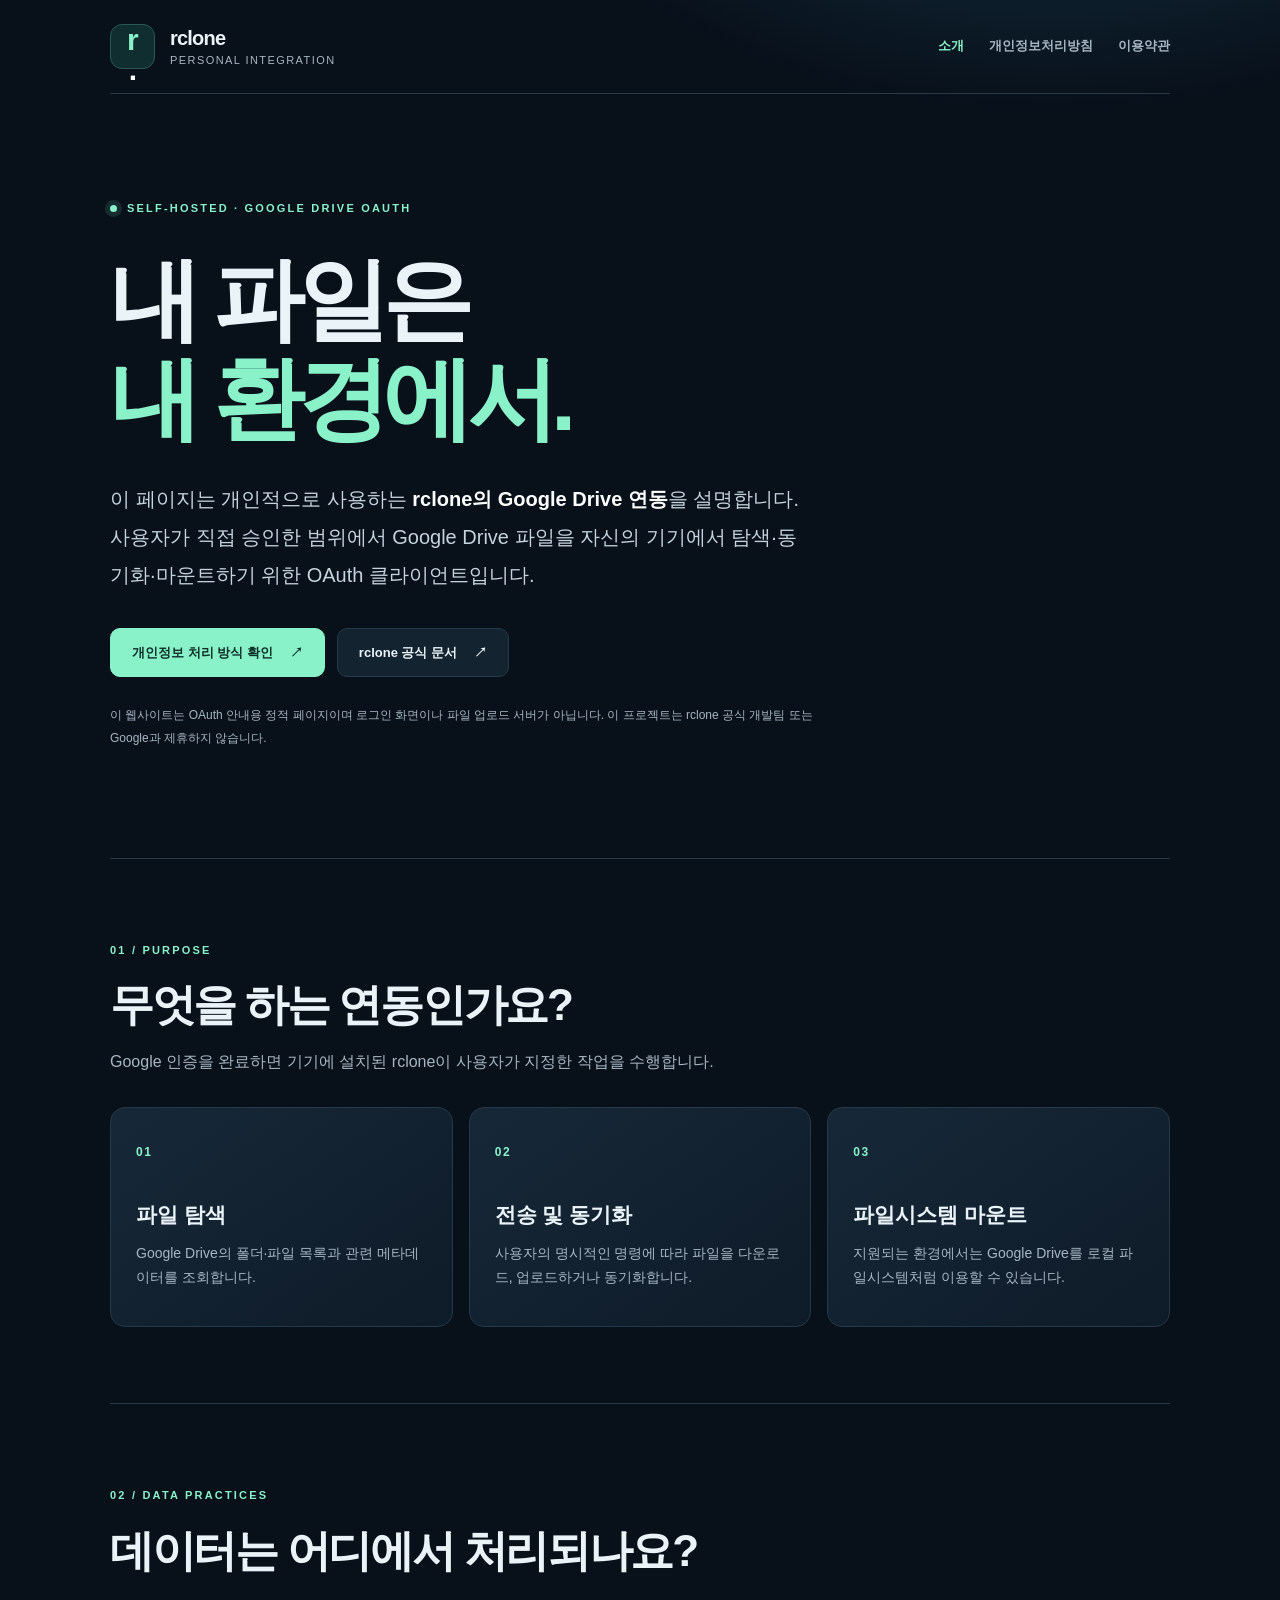
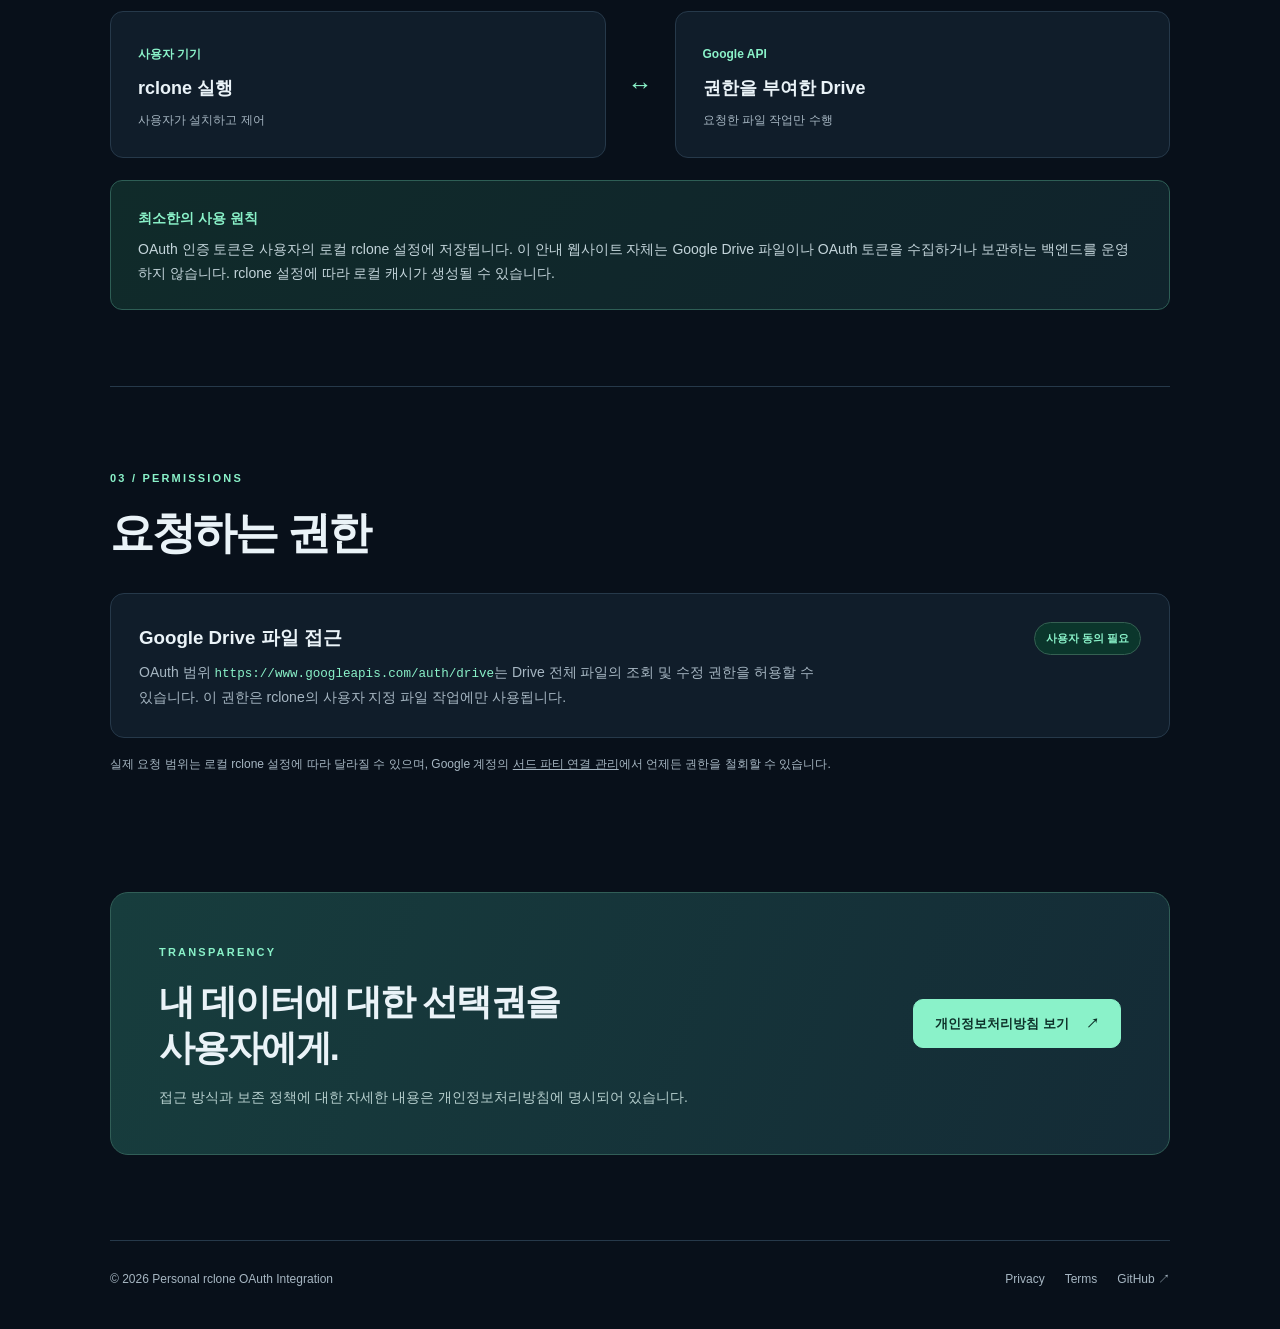
<file: index.html>
<!doctype html>
<html lang="ko">
<head>
  <meta charset="utf-8">
  <meta name="viewport" content="width=device-width, initial-scale=1">
  <meta name="color-scheme" content="dark light">
  <meta name="description" content="개인적으로 사용하는 rclone Google Drive OAuth 연결의 기능, 권한 및 개인정보 처리 안내.">
  <meta name="referrer" content="strict-origin-when-cross-origin">
  <title>rclone — Personal Google Drive Integration</title>
  <link rel="stylesheet" href="./style.css">
</head>
<body>
  <div class="site-shell">
    <header class="site-header">
      <a class="brand" href="./" aria-label="홈으로">
        <span class="brand-mark" aria-hidden="true">r<span class="brand-dot">.</span></span>
        <span>rclone <small>personal integration</small></span>
      </a>
      <nav aria-label="주 메뉴">
        <a class="active" aria-current="page" href="./">소개</a>
        <a href="./privacy.html">개인정보처리방침</a>
        <a href="./terms.html">이용약관</a>
      </nav>
    </header>

    <main>
      <section class="hero" aria-labelledby="hero-title">
        <div class="eyebrow"><span class="status-dot"></span> SELF-HOSTED · GOOGLE DRIVE OAUTH</div>
        <h1 id="hero-title">내 파일은<br><em>내 환경에서.</em></h1>
        <p class="lead">이 페이지는 개인적으로 사용하는 <strong>rclone의 Google Drive 연동</strong>을 설명합니다. 사용자가 직접 승인한 범위에서 Google Drive 파일을 자신의 기기에서 탐색·동기화·마운트하기 위한 OAuth 클라이언트입니다.</p>
        <div class="hero-actions">
          <a class="btn primary" href="./privacy.html">개인정보 처리 방식 확인 <span aria-hidden="true">↗</span></a>
          <a class="btn secondary" href="https://rclone.org/drive/" target="_blank" rel="noopener noreferrer">rclone 공식 문서 <span aria-hidden="true">↗</span></a>
        </div>
        <p class="subtle">이 웹사이트는 OAuth 안내용 정적 페이지이며 로그인 화면이나 파일 업로드 서버가 아닙니다. 이 프로젝트는 rclone 공식 개발팀 또는 Google과 제휴하지 않습니다.</p>
      </section>

      <section class="section" aria-labelledby="how-heading">
        <div class="section-heading">
          <span class="section-index">01 / PURPOSE</span>
          <h2 id="how-heading">무엇을 하는 연동인가요?</h2>
          <p>Google 인증을 완료하면 기기에 설치된 rclone이 사용자가 지정한 작업을 수행합니다.</p>
        </div>
        <div class="feature-grid">
          <article class="feature">
            <span class="feature-icon" aria-hidden="true">01</span>
            <h3>파일 탐색</h3>
            <p>Google Drive의 폴더·파일 목록과 관련 메타데이터를 조회합니다.</p>
          </article>
          <article class="feature">
            <span class="feature-icon" aria-hidden="true">02</span>
            <h3>전송 및 동기화</h3>
            <p>사용자의 명시적인 명령에 따라 파일을 다운로드, 업로드하거나 동기화합니다.</p>
          </article>
          <article class="feature">
            <span class="feature-icon" aria-hidden="true">03</span>
            <h3>파일시스템 마운트</h3>
            <p>지원되는 환경에서는 Google Drive를 로컬 파일시스템처럼 이용할 수 있습니다.</p>
          </article>
        </div>
      </section>

      <section class="section" aria-labelledby="data-heading">
        <div class="section-heading">
          <span class="section-index">02 / DATA PRACTICES</span>
          <h2 id="data-heading">데이터는 어디에서 처리되나요?</h2>
        </div>
        <div class="process">
          <div class="process-item"><span>사용자 기기</span><strong>rclone 실행</strong><small>사용자가 설치하고 제어</small></div>
          <div class="process-arrow" aria-hidden="true">↔</div>
          <div class="process-item"><span>Google API</span><strong>권한을 부여한 Drive</strong><small>요청한 파일 작업만 수행</small></div>
        </div>
        <div class="notice">
          <strong>최소한의 사용 원칙</strong>
          <p>OAuth 인증 토큰은 사용자의 로컬 rclone 설정에 저장됩니다. 이 안내 웹사이트 자체는 Google Drive 파일이나 OAuth 토큰을 수집하거나 보관하는 백엔드를 운영하지 않습니다. rclone 설정에 따라 로컬 캐시가 생성될 수 있습니다.</p>
        </div>
      </section>

      <section class="section" aria-labelledby="permission-heading">
        <div class="section-heading">
          <span class="section-index">03 / PERMISSIONS</span>
          <h2 id="permission-heading">요청하는 권한</h2>
        </div>
        <div class="permission-row">
          <div>
            <h3>Google Drive 파일 접근</h3>
            <p>OAuth 범위 <code>https://www.googleapis.com/auth/drive</code>는 Drive 전체 파일의 조회 및 수정 권한을 허용할 수 있습니다. 이 권한은 rclone의 사용자 지정 파일 작업에만 사용됩니다.</p>
          </div>
          <span class="tag">사용자 동의 필요</span>
        </div>
        <p class="fine-print">실제 요청 범위는 로컬 rclone 설정에 따라 달라질 수 있으며, Google 계정의 <a href="https://myaccount.google.com/permissions" target="_blank" rel="noopener noreferrer">서드 파티 연결 관리</a>에서 언제든 권한을 철회할 수 있습니다.</p>
      </section>

      <section class="end-panel">
        <div>
          <span class="section-index">TRANSPARENCY</span>
          <h2>내 데이터에 대한 선택권을<br>사용자에게.</h2>
          <p>접근 방식과 보존 정책에 대한 자세한 내용은 개인정보처리방침에 명시되어 있습니다.</p>
        </div>
        <a class="btn primary" href="./privacy.html">개인정보처리방침 보기 <span aria-hidden="true">↗</span></a>
      </section>
    </main>

    <footer class="site-footer">
      <span>© 2026 Personal rclone OAuth Integration</span>
      <div><a href="./privacy.html">Privacy</a><a href="./terms.html">Terms</a><a href="https://github.com/op06072/rclone-oauth-site" target="_blank" rel="noopener noreferrer">GitHub ↗</a></div>
    </footer>
  </div>
</body>
</html>
</file>
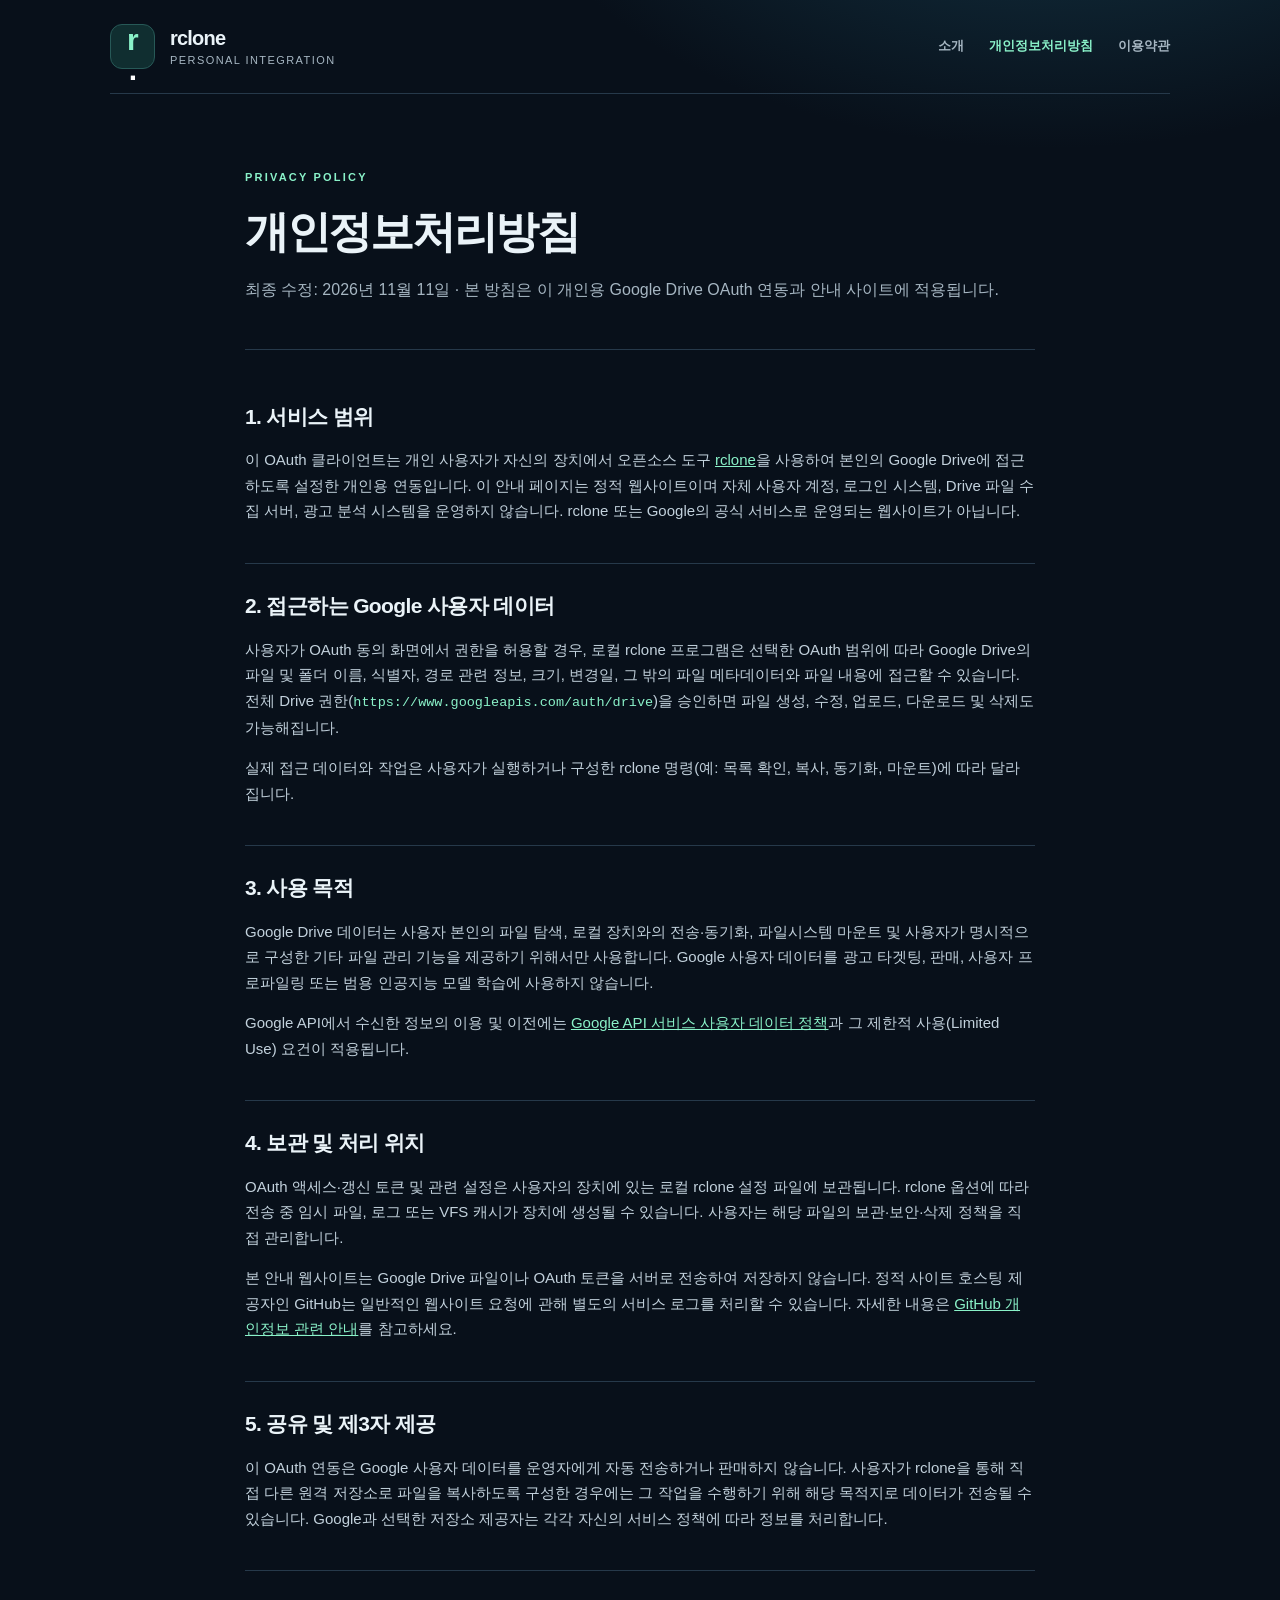
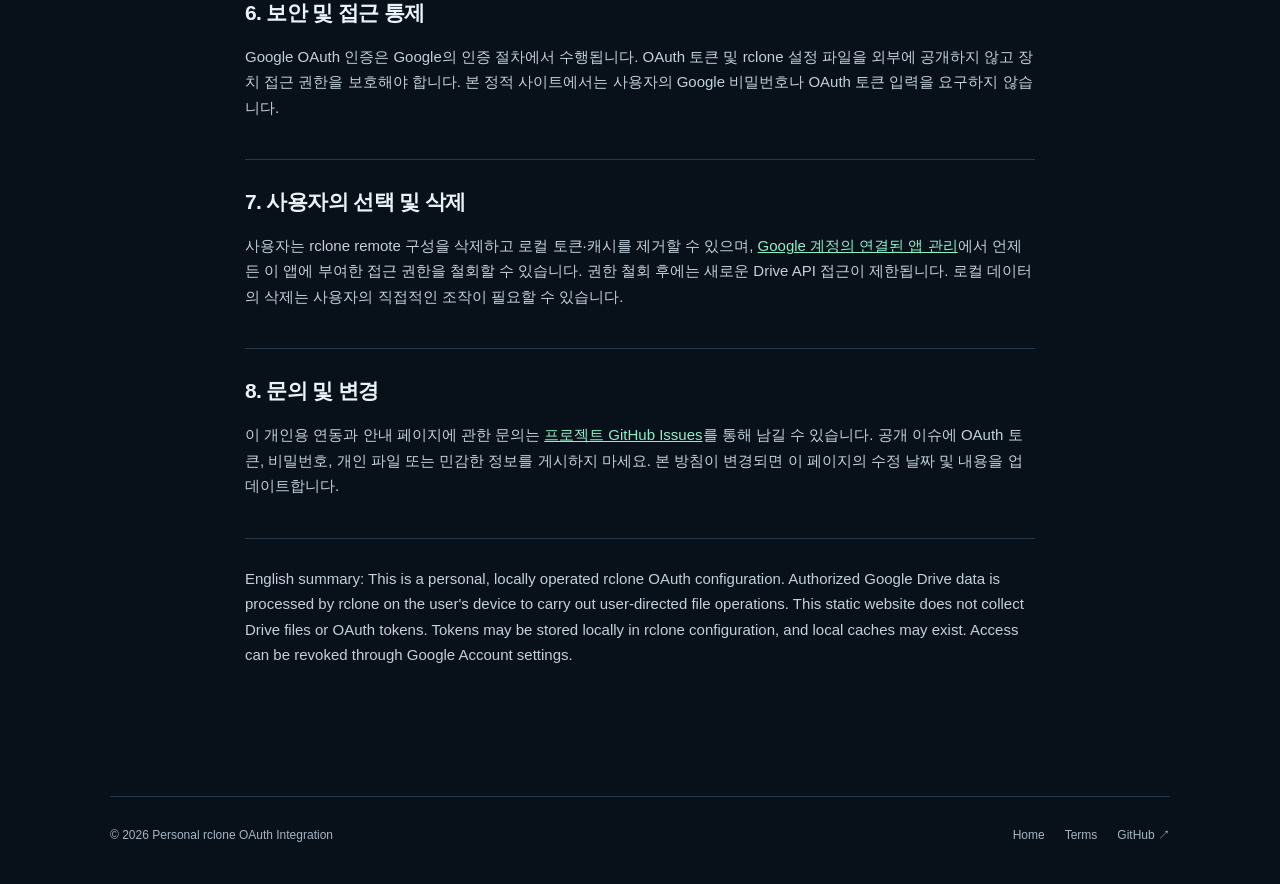
<file: privacy.html>
<!doctype html>
<html lang="ko">
<head>
  <meta charset="utf-8">
  <meta name="viewport" content="width=device-width, initial-scale=1">
  <meta name="color-scheme" content="dark light">
  <meta name="description" content="개인 rclone Google Drive OAuth 연동의 개인정보처리방침">
  <title>개인정보처리방침 | rclone Personal Integration</title>
  <link rel="stylesheet" href="./style.css">
</head>
<body>
<div class="site-shell">
  <header class="site-header">
    <a class="brand" href="./" aria-label="홈으로"><span class="brand-mark" aria-hidden="true">r<span class="brand-dot">.</span></span><span>rclone <small>personal integration</small></span></a>
    <nav aria-label="주 메뉴"><a href="./">소개</a><a class="active" aria-current="page" href="./privacy.html">개인정보처리방침</a><a href="./terms.html">이용약관</a></nav>
  </header>
  <main class="legal-page">
    <div class="legal-heading">
      <span class="section-index">PRIVACY POLICY</span>
      <h1>개인정보처리방침</h1>
      <p>최종 수정: 2026년 11월 11일 · 본 방침은 이 개인용 Google Drive OAuth 연동과 안내 사이트에 적용됩니다.</p>
    </div>
    <div class="legal-body">
      <section>
        <h2>1. 서비스 범위</h2>
        <p>이 OAuth 클라이언트는 개인 사용자가 자신의 장치에서 오픈소스 도구 <a href="https://rclone.org/" target="_blank" rel="noopener noreferrer">rclone</a>을 사용하여 본인의 Google Drive에 접근하도록 설정한 개인용 연동입니다. 이 안내 페이지는 정적 웹사이트이며 자체 사용자 계정, 로그인 시스템, Drive 파일 수집 서버, 광고 분석 시스템을 운영하지 않습니다. rclone 또는 Google의 공식 서비스로 운영되는 웹사이트가 아닙니다.</p>
      </section>
      <section>
        <h2>2. 접근하는 Google 사용자 데이터</h2>
        <p>사용자가 OAuth 동의 화면에서 권한을 허용할 경우, 로컬 rclone 프로그램은 선택한 OAuth 범위에 따라 Google Drive의 파일 및 폴더 이름, 식별자, 경로 관련 정보, 크기, 변경일, 그 밖의 파일 메타데이터와 파일 내용에 접근할 수 있습니다. 전체 Drive 권한(<code>https://www.googleapis.com/auth/drive</code>)을 승인하면 파일 생성, 수정, 업로드, 다운로드 및 삭제도 가능해집니다.</p>
        <p>실제 접근 데이터와 작업은 사용자가 실행하거나 구성한 rclone 명령(예: 목록 확인, 복사, 동기화, 마운트)에 따라 달라집니다.</p>
      </section>
      <section>
        <h2>3. 사용 목적</h2>
        <p>Google Drive 데이터는 사용자 본인의 파일 탐색, 로컬 장치와의 전송·동기화, 파일시스템 마운트 및 사용자가 명시적으로 구성한 기타 파일 관리 기능을 제공하기 위해서만 사용합니다. Google 사용자 데이터를 광고 타겟팅, 판매, 사용자 프로파일링 또는 범용 인공지능 모델 학습에 사용하지 않습니다.</p>
        <p>Google API에서 수신한 정보의 이용 및 이전에는 <a href="https://developers.google.com/terms/api-services-user-data-policy" target="_blank" rel="noopener noreferrer">Google API 서비스 사용자 데이터 정책</a>과 그 제한적 사용(Limited Use) 요건이 적용됩니다.</p>
      </section>
      <section>
        <h2>4. 보관 및 처리 위치</h2>
        <p>OAuth 액세스·갱신 토큰 및 관련 설정은 사용자의 장치에 있는 로컬 rclone 설정 파일에 보관됩니다. rclone 옵션에 따라 전송 중 임시 파일, 로그 또는 VFS 캐시가 장치에 생성될 수 있습니다. 사용자는 해당 파일의 보관·보안·삭제 정책을 직접 관리합니다.</p>
        <p>본 안내 웹사이트는 Google Drive 파일이나 OAuth 토큰을 서버로 전송하여 저장하지 않습니다. 정적 사이트 호스팅 제공자인 GitHub는 일반적인 웹사이트 요청에 관해 별도의 서비스 로그를 처리할 수 있습니다. 자세한 내용은 <a href="https://docs.github.com/en/site-policy/privacy-policies/github-general-privacy-statement" target="_blank" rel="noopener noreferrer">GitHub 개인정보 관련 안내</a>를 참고하세요.</p>
      </section>
      <section>
        <h2>5. 공유 및 제3자 제공</h2>
        <p>이 OAuth 연동은 Google 사용자 데이터를 운영자에게 자동 전송하거나 판매하지 않습니다. 사용자가 rclone을 통해 직접 다른 원격 저장소로 파일을 복사하도록 구성한 경우에는 그 작업을 수행하기 위해 해당 목적지로 데이터가 전송될 수 있습니다. Google과 선택한 저장소 제공자는 각각 자신의 서비스 정책에 따라 정보를 처리합니다.</p>
      </section>
      <section>
        <h2>6. 보안 및 접근 통제</h2>
        <p>Google OAuth 인증은 Google의 인증 절차에서 수행됩니다. OAuth 토큰 및 rclone 설정 파일을 외부에 공개하지 않고 장치 접근 권한을 보호해야 합니다. 본 정적 사이트에서는 사용자의 Google 비밀번호나 OAuth 토큰 입력을 요구하지 않습니다.</p>
      </section>
      <section>
        <h2>7. 사용자의 선택 및 삭제</h2>
        <p>사용자는 rclone remote 구성을 삭제하고 로컬 토큰·캐시를 제거할 수 있으며, <a href="https://myaccount.google.com/permissions" target="_blank" rel="noopener noreferrer">Google 계정의 연결된 앱 관리</a>에서 언제든 이 앱에 부여한 접근 권한을 철회할 수 있습니다. 권한 철회 후에는 새로운 Drive API 접근이 제한됩니다. 로컬 데이터의 삭제는 사용자의 직접적인 조작이 필요할 수 있습니다.</p>
      </section>
      <section>
        <h2>8. 문의 및 변경</h2>
        <p>이 개인용 연동과 안내 페이지에 관한 문의는 <a href="https://github.com/op06072/rclone-oauth-site/issues" target="_blank" rel="noopener noreferrer">프로젝트 GitHub Issues</a>를 통해 남길 수 있습니다. 공개 이슈에 OAuth 토큰, 비밀번호, 개인 파일 또는 민감한 정보를 게시하지 마세요. 본 방침이 변경되면 이 페이지의 수정 날짜 및 내용을 업데이트합니다.</p>
      </section>
      <p class="legal-footnote">English summary: This is a personal, locally operated rclone OAuth configuration. Authorized Google Drive data is processed by rclone on the user's device to carry out user-directed file operations. This static website does not collect Drive files or OAuth tokens. Tokens may be stored locally in rclone configuration, and local caches may exist. Access can be revoked through Google Account settings.</p>
    </div>
  </main>
  <footer class="site-footer"><span>© 2026 Personal rclone OAuth Integration</span><div><a href="./">Home</a><a href="./terms.html">Terms</a><a href="https://github.com/op06072/rclone-oauth-site" target="_blank" rel="noopener noreferrer">GitHub ↗</a></div></footer>
</div>
</body>
</html>
</file>
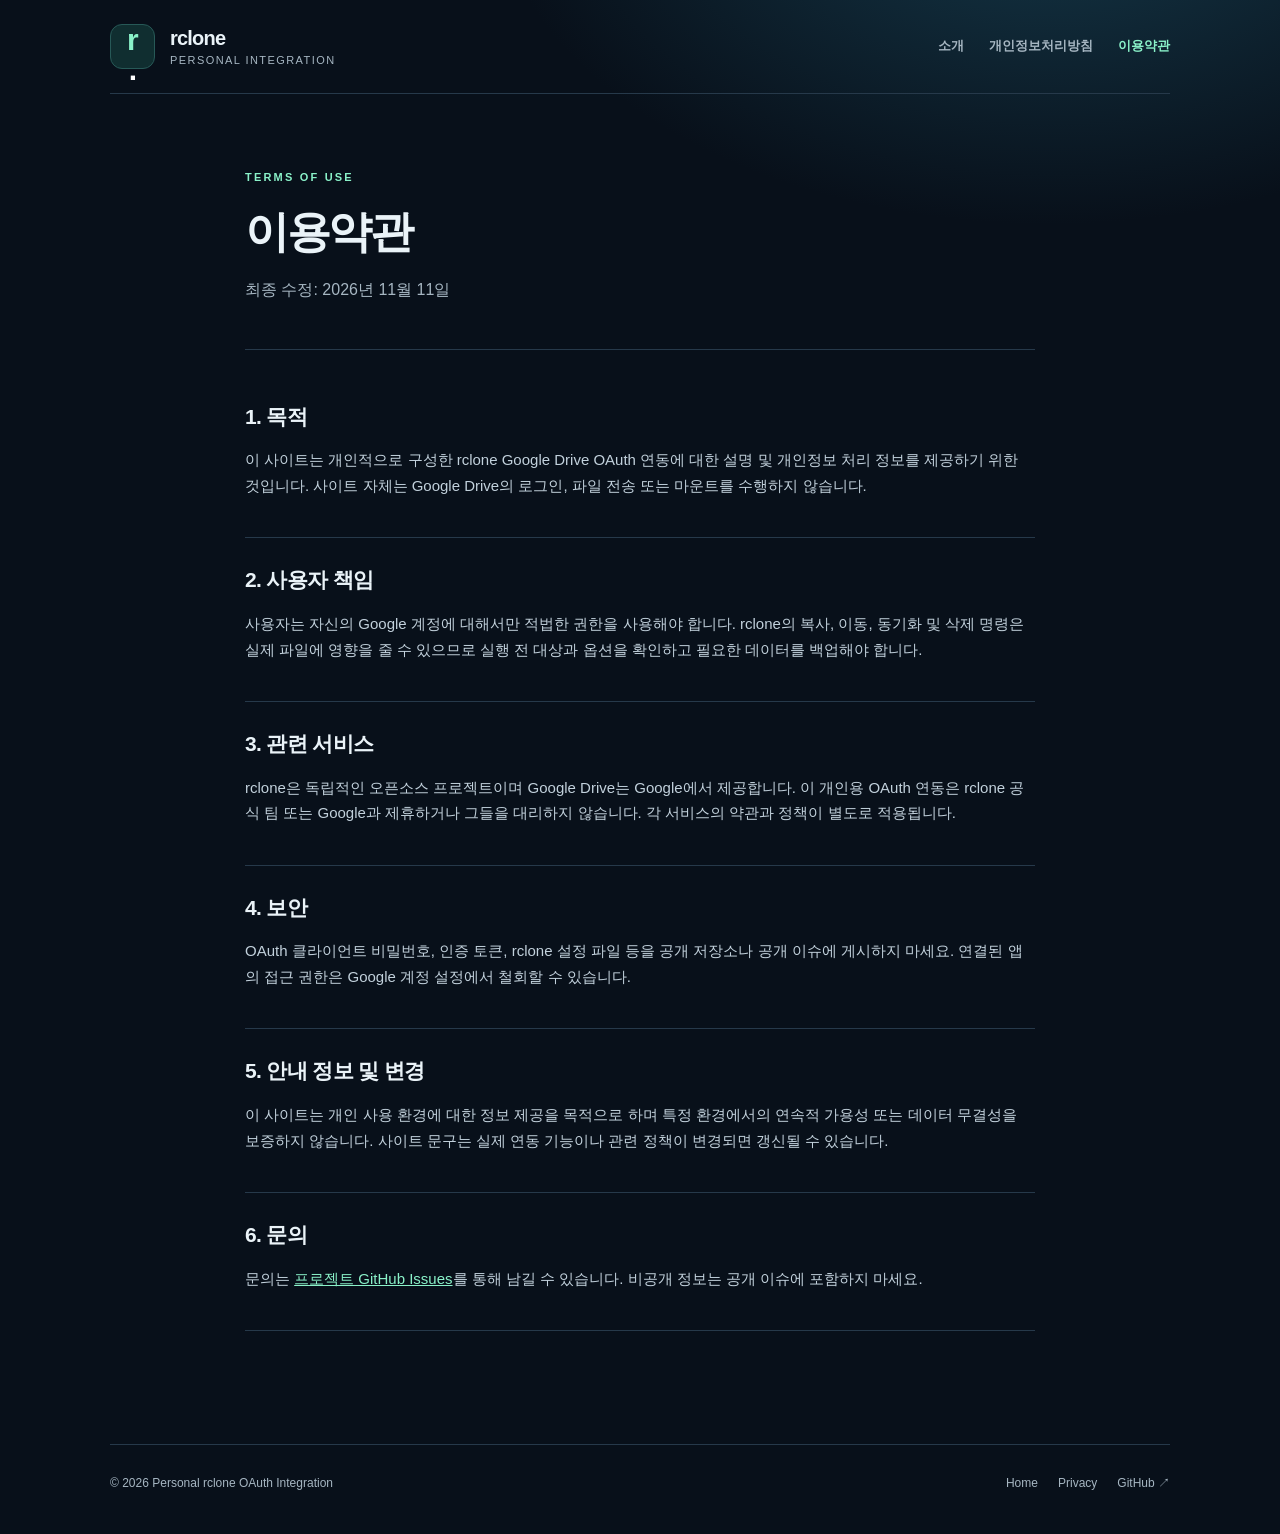
<file: terms.html>
<!doctype html>
<html lang="ko">
<head>
  <meta charset="utf-8">
  <meta name="viewport" content="width=device-width, initial-scale=1">
  <meta name="color-scheme" content="dark light">
  <meta name="description" content="개인 rclone OAuth 연결 웹사이트의 이용약관 및 유의사항">
  <title>이용약관 | rclone Personal Integration</title>
  <link rel="stylesheet" href="./style.css">
</head>
<body>
<div class="site-shell">
  <header class="site-header">
    <a class="brand" href="./" aria-label="홈으로"><span class="brand-mark" aria-hidden="true">r<span class="brand-dot">.</span></span><span>rclone <small>personal integration</small></span></a>
    <nav aria-label="주 메뉴"><a href="./">소개</a><a href="./privacy.html">개인정보처리방침</a><a class="active" aria-current="page" href="./terms.html">이용약관</a></nav>
  </header>
  <main class="legal-page">
    <div class="legal-heading">
      <span class="section-index">TERMS OF USE</span>
      <h1>이용약관</h1>
      <p>최종 수정: 2026년 11월 11일</p>
    </div>
    <div class="legal-body">
      <section>
        <h2>1. 목적</h2>
        <p>이 사이트는 개인적으로 구성한 rclone Google Drive OAuth 연동에 대한 설명 및 개인정보 처리 정보를 제공하기 위한 것입니다. 사이트 자체는 Google Drive의 로그인, 파일 전송 또는 마운트를 수행하지 않습니다.</p>
      </section>
      <section>
        <h2>2. 사용자 책임</h2>
        <p>사용자는 자신의 Google 계정에 대해서만 적법한 권한을 사용해야 합니다. rclone의 복사, 이동, 동기화 및 삭제 명령은 실제 파일에 영향을 줄 수 있으므로 실행 전 대상과 옵션을 확인하고 필요한 데이터를 백업해야 합니다.</p>
      </section>
      <section>
        <h2>3. 관련 서비스</h2>
        <p>rclone은 독립적인 오픈소스 프로젝트이며 Google Drive는 Google에서 제공합니다. 이 개인용 OAuth 연동은 rclone 공식 팀 또는 Google과 제휴하거나 그들을 대리하지 않습니다. 각 서비스의 약관과 정책이 별도로 적용됩니다.</p>
      </section>
      <section>
        <h2>4. 보안</h2>
        <p>OAuth 클라이언트 비밀번호, 인증 토큰, rclone 설정 파일 등을 공개 저장소나 공개 이슈에 게시하지 마세요. 연결된 앱의 접근 권한은 Google 계정 설정에서 철회할 수 있습니다.</p>
      </section>
      <section>
        <h2>5. 안내 정보 및 변경</h2>
        <p>이 사이트는 개인 사용 환경에 대한 정보 제공을 목적으로 하며 특정 환경에서의 연속적 가용성 또는 데이터 무결성을 보증하지 않습니다. 사이트 문구는 실제 연동 기능이나 관련 정책이 변경되면 갱신될 수 있습니다.</p>
      </section>
      <section>
        <h2>6. 문의</h2>
        <p>문의는 <a href="https://github.com/op06072/rclone-oauth-site/issues" target="_blank" rel="noopener noreferrer">프로젝트 GitHub Issues</a>를 통해 남길 수 있습니다. 비공개 정보는 공개 이슈에 포함하지 마세요.</p>
      </section>
    </div>
  </main>
  <footer class="site-footer"><span>© 2026 Personal rclone OAuth Integration</span><div><a href="./">Home</a><a href="./privacy.html">Privacy</a><a href="https://github.com/op06072/rclone-oauth-site" target="_blank" rel="noopener noreferrer">GitHub ↗</a></div></footer>
</div>
</body>
</html>
</file>
<file: style.css>
:root {
  font-family: -apple-system, BlinkMacSystemFont, "Segoe UI", "Noto Sans KR", "Apple SD Gothic Neo", sans-serif;
  color-scheme: dark;
  --bg: #08101a;
  --surface: #101d2a;
  --surface-2: #152434;
  --text: #eaf3f8;
  --muted: #a6b6c2;
  --line: #26394a;
  --accent: #8af2c9;
  --accent-dark: #0b362c;
}
* { box-sizing: border-box; }
html { scroll-behavior: smooth; }
body { margin: 0; background: radial-gradient(900px 560px at 82% -8%, #15394a 0%, transparent 62%), var(--bg); color: var(--text); line-height: 1.7; }
a { color: inherit; }
a:hover { color: var(--accent); }
a:focus-visible { outline: 2px solid var(--accent); outline-offset: 4px; border-radius: 4px; }
.site-shell { max-width: 1120px; padding: 0 30px; margin: auto; }
.site-header { min-height: 94px; display: flex; gap: 24px; justify-content: space-between; align-items: center; border-bottom: 1px solid var(--line); }
.brand { display: flex; align-items: center; gap: 15px; font-weight: 700; font-size: 20px; text-decoration: none; letter-spacing: -.04em; line-height: 1.3; }
.brand small { display: block; font-size: 11px; font-weight: 500; color: var(--muted); letter-spacing: .13em; text-transform: uppercase; margin-top: 2px; }
.brand-mark { display: grid; place-items: center; width: 45px; height: 45px; color: var(--accent); background: #102e30; border: 1px solid #275957; border-radius: 12px; font-size: 30px; line-height: 1; font-weight: 800; }
.brand-dot { color: #fff; }
nav { display: flex; gap: 25px; flex-wrap: wrap; }
nav a { text-decoration: none; font-size: 13px; font-weight: 600; color: var(--muted); }
nav a.active { color: var(--accent); }
.hero { padding: 105px 0 96px; max-width: 790px; }
.eyebrow, .section-index { font-size: 11px; font-weight: 750; letter-spacing: .2em; color: var(--accent); }
.eyebrow { display: flex; align-items: center; gap: 10px; }
.status-dot { height: 7px; width: 7px; border-radius: 100%; background: var(--accent); box-shadow: 0 0 0 5px #78ecc21f; }
h1, h2, h3, p { margin-top: 0; }
h1 { font-size: clamp(49px, 8vw, 91px); line-height: 1.09; letter-spacing: -.072em; font-weight: 780; margin: 32px 0; }
h1 em { font-style: normal; color: var(--accent); }
.lead { max-width: 690px; font-size: clamp(17px, 2vw, 20px); color: #c4d3dd; line-height: 1.9; }
.lead strong { color: #fff; }
.hero-actions { display: flex; gap: 12px; flex-wrap: wrap; margin-top: 34px; }
.btn { display: inline-flex; align-items: center; justify-content: center; gap: 17px; min-height: 49px; padding: 12px 21px; border-radius: 10px; border: 1px solid var(--line); font-weight: 700; font-size: 13px; text-decoration: none; transition: transform .15s, border-color .15s; }
.btn:hover { transform: translateY(-2px); }
.btn.primary { color: #0d3029; background: var(--accent); border-color: var(--accent); }
.btn.primary:hover { color: #0d3029; background: #a7f8d8; }
.btn.secondary { color: var(--text); background: #142330; }
.btn.secondary:hover { color: var(--accent); border-color: #446778; }
.subtle, .fine-print { font-size: 12px; color: var(--muted); line-height: 1.9; }
.subtle { max-width: 720px; margin-top: 27px; }
.section { padding: 76px 0; border-top: 1px solid var(--line); }
.section-heading { margin-bottom: 32px; }
.section-heading h2, .end-panel h2, .legal-heading h1 { font-size: clamp(28px, 4.2vw, 44px); line-height: 1.28; letter-spacing: -.052em; margin: 15px 0; }
.section-heading p { color: var(--muted); margin-bottom: 0; }
.feature-grid { display: grid; grid-template-columns: repeat(3, minmax(0,1fr)); gap: 16px; }
.feature { border: 1px solid var(--line); border-radius: 15px; background: linear-gradient(145deg, #162838, #0e1b28); padding: 29px 25px; min-height: 220px; }
.feature-icon { font-size: 12px; color: var(--accent); font-weight: 750; letter-spacing: .13em; }
.feature h3 { margin: 32px 0 10px; font-size: 21px; }
.feature p { margin: 0; color: var(--muted); font-size: 14px; }
.process { display: flex; align-items: center; gap: 22px; margin-bottom: 22px; }
.process-item { flex: 1; padding: 27px; border-radius: 13px; background: var(--surface); border: 1px solid var(--line); }
.process-item span { color: var(--accent); font-size: 12px; font-weight: 750; }
.process-item strong { display: block; margin-top: 7px; font-size: 18px; }
.process-item small { display: block; color: var(--muted); margin-top: 6px; font-size: 12px; }
.process-arrow { color: var(--accent); font-size: 25px; }
.notice { padding: 23px 27px; border: 1px solid #2e5e55; background: linear-gradient(130deg, #102b2a, #10232c); border-radius: 12px; }
.notice strong { color: var(--accent); font-size: 14px; }
.notice p { color: #c3d4da; margin: 7px 0 0; font-size: 14px; }
.permission-row { display: flex; gap: 35px; align-items: flex-start; justify-content: space-between; border: 1px solid var(--line); border-radius: 14px; padding: 28px; background: var(--surface); }
.permission-row h3 { margin-bottom: 7px; }
.permission-row p { font-size: 14px; color: var(--muted); margin-bottom: 0; max-width: 680px; }
code { font-family: ui-monospace, SFMono-Regular, Consolas, monospace; font-size: .9em; overflow-wrap: anywhere; color: var(--accent); }
.tag { white-space: nowrap; font-size: 11px; font-weight: 750; color: var(--accent); border: 1px solid #356052; background: var(--accent-dark); padding: 6px 11px; border-radius: 99px; }
.fine-print { margin: 15px 0 0; }
.end-panel { display: flex; justify-content: space-between; align-items: center; gap: 32px; padding: 44px 48px; border-radius: 18px; background: linear-gradient(110deg, #173d3d, #142b36); border: 1px solid #315e57; margin: 40px 0 85px; }
.end-panel h2 { font-size: clamp(26px, 3.5vw, 36px); }
.end-panel p { color: #b6cfce; max-width: 540px; margin: 0; font-size: 14px; }
.site-footer { display: flex; justify-content: space-between; gap: 20px; flex-wrap: wrap; border-top: 1px solid var(--line); padding: 28px 0 40px; color: var(--muted); font-size: 12px; }
.site-footer div { display: flex; gap: 20px; }
.site-footer a { text-decoration: none; }
.legal-page { padding: 68px 0 88px; max-width: 790px; margin: auto; }
.legal-heading { padding-bottom: 30px; border-bottom: 1px solid var(--line); }
.legal-heading p { color: var(--muted); }
.legal-body { padding: 25px 0; }
.legal-body section { padding: 24px 0; border-bottom: 1px solid var(--line); }
.legal-body h2 { font-size: 21px; letter-spacing: -.03em; margin-bottom: 13px; }
.legal-body p, .legal-body li { color: #c2d1dc; font-size: 15px; }
.legal-body ul { padding-left: 21px; }
.legal-body li + li { margin-top: 7px; }
.legal-body a { color: var(--accent); }
.legal-footnote { font-size: 12px; color: var(--muted); margin-top: 27px; }
@media (max-width: 760px) {
  .site-shell { padding: 0 20px; }
  .site-header { align-items: flex-start; flex-direction: column; padding: 22px 0; gap: 18px; }
  nav { gap: 16px; }
  .hero { padding: 75px 0 70px; }
  h1 { margin: 25px 0; }
  .feature-grid { grid-template-columns: 1fr; }
  .feature { min-height: auto; }
  .feature h3 { margin-top: 23px; }
  .section { padding: 58px 0; }
  .process { flex-direction: column; gap: 10px; }
  .process-item { width: 100%; }
  .process-arrow { transform: rotate(90deg); }
  .permission-row { flex-direction: column; gap: 14px; }
  .end-panel { padding: 27px; flex-direction: column; align-items: flex-start; margin-bottom: 55px; }
  .legal-page { padding-top: 40px; }
}
@media (prefers-reduced-motion: reduce) {
  html { scroll-behavior: auto; }
  .btn { transition: none; }
}
</file>
